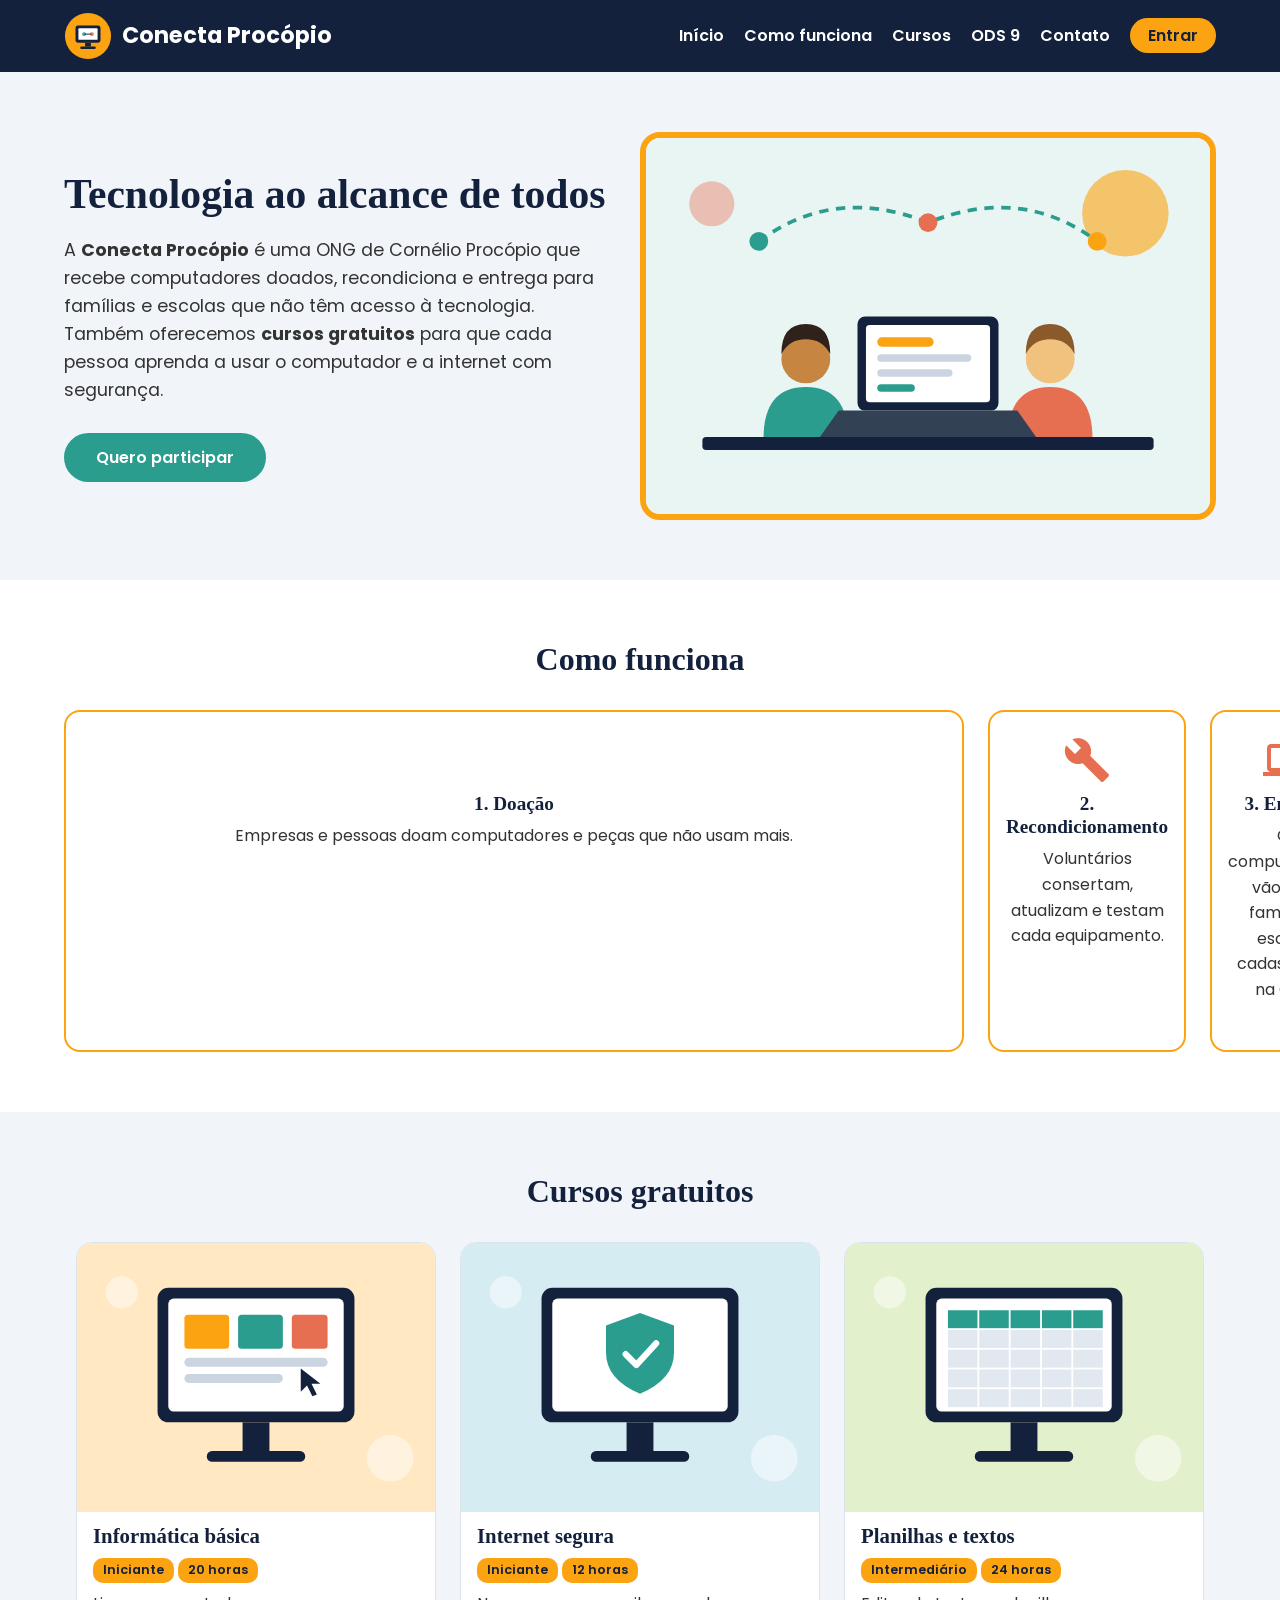
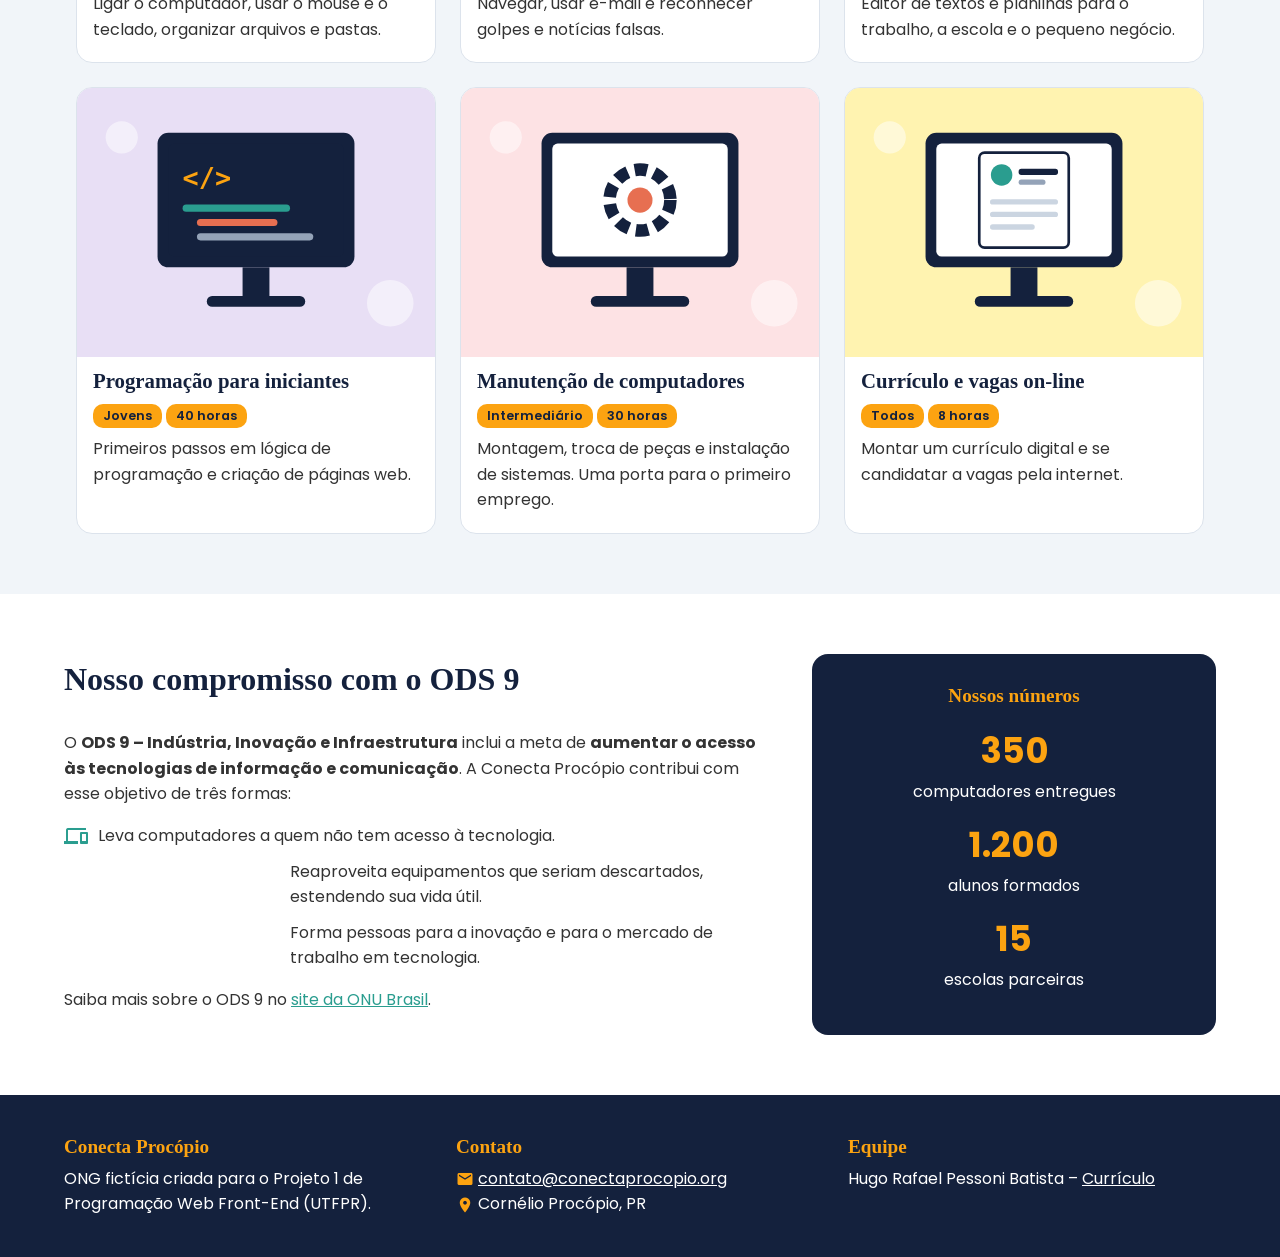
<file: index.html>
<!DOCTYPE html>
<html lang="pt-br">
<head>
  <meta charset="UTF-8">
  <meta name="viewport" content="width=device-width, initial-scale=1.0">
  <meta name="description" content="Conecta Procópio: ONG de inclusão digital em Cornélio Procópio.">
  <title>Conecta Procópio | Inclusão digital</title>
  <link rel="preconnect" href="https://fonts.googleapis.com">
  <link rel="stylesheet" href="https://fonts.googleapis.com/css2?family=Poppins:wght@400;600;700&amp;display=swap">
  <link rel="stylesheet" href="https://fonts.googleapis.com/icon?family=Material+Icons">
  <link rel="stylesheet" href="css/style.css">
</head>
<body>

  <header class="cabecalho">
    <a href="index.html" class="logo">
      <img src="figs/logo.svg" alt="Logo da Conecta Procópio: um computador sorrindo" width="48" height="48">
      <span>Conecta Procópio</span>
    </a>
    <nav class="menu">
      <ul>
        <li><a href="#inicio">Início</a></li>
        <li><a href="#como-funciona">Como funciona</a></li>
        <li><a href="#cursos">Cursos</a></li>
        <li><a href="#ods">ODS 9</a></li>
        <li><a href="#contato">Contato</a></li>
        <li><a href="login.html" class="botao-menu">Entrar</a></li>
      </ul>
    </nav>
  </header>

  <main>

    <section id="inicio" class="destaque">
      <div class="destaque-texto">
        <h1>Tecnologia ao alcance de todos</h1>
        <p>A <strong>Conecta Procópio</strong> é uma ONG de Cornélio Procópio que recebe computadores doados, recondiciona e entrega para famílias e escolas que não têm acesso à tecnologia. Também oferecemos <strong>cursos gratuitos</strong> para que cada pessoa aprenda a usar o computador e a internet com segurança.</p>
        <a href="cadastro.html" class="botao">Quero participar</a>
      </div>
      <figure class="destaque-figura">
        <img src="figs/hero.svg" alt="Ilustração de duas pessoas conectadas por um computador" width="600" height="400">
      </figure>
    </section>

    <section id="como-funciona" class="secao">
      <h2>Como funciona</h2>
      <ol class="passos">
        <li class="passo">
          <i class="material-icons">volunteer_activism</i>
          <h3>1. Doação</h3>
          <p>Empresas e pessoas doam computadores e peças que não usam mais.</p>
        </li>
        <li class="passo">
          <i class="material-icons">build</i>
          <h3>2. Recondicionamento</h3>
          <p>Voluntários consertam, atualizam e testam cada equipamento.</p>
        </li>
        <li class="passo">
          <i class="material-icons">computer</i>
          <h3>3. Entrega</h3>
          <p>Os computadores vão para famílias e escolas cadastradas na ONG.</p>
        </li>
        <li class="passo">
          <i class="material-icons">school</i>
          <h3>4. Capacitação</h3>
          <p>Quem recebe pode fazer nossos cursos gratuitos de informática.</p>
        </li>
      </ol>
    </section>

    <section id="cursos" class="secao secao-clara">
      <h2>Cursos gratuitos</h2>
      <div class="cartoes">
        <article class="cartao">
          <figure>
            <img src="figs/informatica.svg" alt="Ilustração de um monitor com pastas e janelas" width="400" height="300">
          </figure>
          <h3>Informática básica</h3>
          <p><span class="etiqueta">Iniciante</span> <span class="etiqueta">20 horas</span></p>
          <p>Ligar o computador, usar o mouse e o teclado, organizar arquivos e pastas.</p>
        </article>
        <article class="cartao">
          <figure>
            <img src="figs/internet.svg" alt="Ilustração de um monitor com um escudo de segurança" width="400" height="300">
          </figure>
          <h3>Internet segura</h3>
          <p><span class="etiqueta">Iniciante</span> <span class="etiqueta">12 horas</span></p>
          <p>Navegar, usar e-mail e reconhecer golpes e notícias falsas.</p>
        </article>
        <article class="cartao">
          <figure>
            <img src="figs/planilhas.svg" alt="Ilustração de um monitor com uma planilha" width="400" height="300">
          </figure>
          <h3>Planilhas e textos</h3>
          <p><span class="etiqueta">Intermediário</span> <span class="etiqueta">24 horas</span></p>
          <p>Editor de textos e planilhas para o trabalho, a escola e o pequeno negócio.</p>
        </article>
        <article class="cartao">
          <figure>
            <img src="figs/programacao.svg" alt="Ilustração de um monitor com código de programação" width="400" height="300">
          </figure>
          <h3>Programação para iniciantes</h3>
          <p><span class="etiqueta">Jovens</span> <span class="etiqueta">40 horas</span></p>
          <p>Primeiros passos em lógica de programação e criação de páginas web.</p>
        </article>
        <article class="cartao">
          <figure>
            <img src="figs/manutencao.svg" alt="Ilustração de um monitor com uma engrenagem" width="400" height="300">
          </figure>
          <h3>Manutenção de computadores</h3>
          <p><span class="etiqueta">Intermediário</span> <span class="etiqueta">30 horas</span></p>
          <p>Montagem, troca de peças e instalação de sistemas. Uma porta para o primeiro emprego.</p>
        </article>
        <article class="cartao">
          <figure>
            <img src="figs/curriculo.svg" alt="Ilustração de um monitor com um currículo" width="400" height="300">
          </figure>
          <h3>Currículo e vagas on-line</h3>
          <p><span class="etiqueta">Todos</span> <span class="etiqueta">8 horas</span></p>
          <p>Montar um currículo digital e se candidatar a vagas pela internet.</p>
        </article>
      </div>
    </section>

    <section id="ods" class="secao ods">
      <div class="ods-texto">
        <h2>Nosso compromisso com o ODS 9</h2>
        <p>O <strong>ODS 9 – Indústria, Inovação e Infraestrutura</strong> inclui a meta de <strong>aumentar o acesso às tecnologias de informação e comunicação</strong>. A Conecta Procópio contribui com esse objetivo de três formas:</p>
        <ul class="lista-ods">
          <li><i class="material-icons">devices</i> Leva computadores a quem não tem acesso à tecnologia.</li>
          <li><i class="material-icons">recycling</i> Reaproveita equipamentos que seriam descartados, estendendo sua vida útil.</li>
          <li><i class="material-icons">lightbulb</i> Forma pessoas para a inovação e para o mercado de trabalho em tecnologia.</li>
        </ul>
        <p>Saiba mais sobre o ODS 9 no <a href="https://brasil.un.org/pt-br/sdgs/9" target="_blank" title="Página do ODS 9 na ONU Brasil">site da ONU Brasil</a>.</p>
      </div>
      <aside class="numeros">
        <h3>Nossos números</h3>
        <dl>
          <dt>350</dt>
          <dd>computadores entregues</dd>
          <dt>1.200</dt>
          <dd>alunos formados</dd>
          <dt>15</dt>
          <dd>escolas parceiras</dd>
        </dl>
      </aside>
    </section>

  </main>

  <footer id="contato" class="rodape">
    <div class="rodape-coluna">
      <h3>Conecta Procópio</h3>
      <p>ONG fictícia criada para o Projeto 1 de Programação Web Front-End (UTFPR).</p>
    </div>
    <div class="rodape-coluna">
      <h3>Contato</h3>
      <p><i class="material-icons">mail</i> <a href="mailto:contato@conectaprocopio.org">contato@conectaprocopio.org</a></p>
      <p><i class="material-icons">place</i> Cornélio Procópio, PR</p>
    </div>
    <div class="rodape-coluna">
      <h3>Equipe</h3>
      <p>Hugo Rafael Pessoni Batista – <a href="https://hugo-pessoni.github.io/cv-css-hugo/" target="_blank">Currículo</a></p>
    </div>
  </footer>

</body>
</html>
</file>
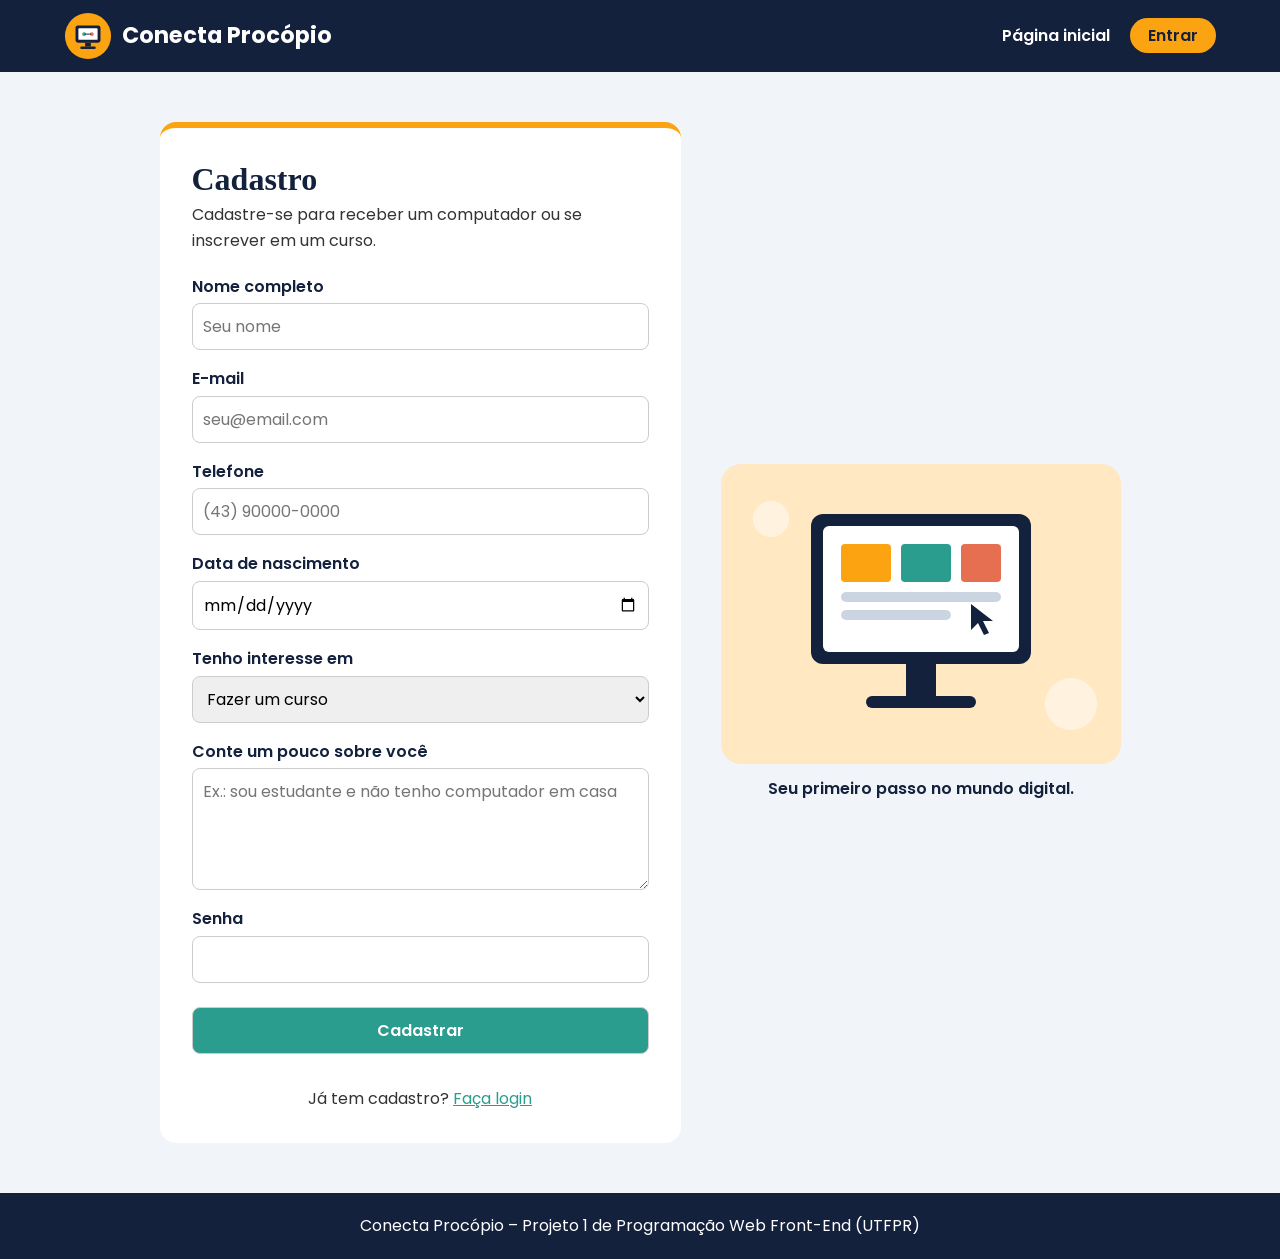
<file: cadastro.html>
<!DOCTYPE html>
<html lang="pt-br">
<head>
  <meta charset="UTF-8">
  <meta name="viewport" content="width=device-width, initial-scale=1.0">
  <title>Cadastro | Conecta Procópio</title>
  <link rel="preconnect" href="https://fonts.googleapis.com">
  <link rel="stylesheet" href="https://fonts.googleapis.com/css2?family=Poppins:wght@400;600;700&amp;display=swap">
  <link rel="stylesheet" href="https://fonts.googleapis.com/icon?family=Material+Icons">
  <link rel="stylesheet" href="css/style.css">
</head>
<body class="pagina-form">

  <header class="cabecalho">
    <a href="index.html" class="logo">
      <img src="figs/logo.svg" alt="Logo da Conecta Procópio: um computador sorrindo" width="48" height="48">
      <span>Conecta Procópio</span>
    </a>
    <nav class="menu">
      <ul>
        <li><a href="index.html">Página inicial</a></li>
        <li><a href="login.html" class="botao-menu">Entrar</a></li>
      </ul>
    </nav>
  </header>

  <main class="conteudo-form">
    <section class="caixa-form">
      <h1>Cadastro</h1>
      <p>Cadastre-se para receber um computador ou se inscrever em um curso.</p>

      <form action="login.html" method="get">
        <label for="nome">Nome completo</label>
        <input type="text" id="nome" name="nome" placeholder="Seu nome" required>

        <label for="email">E-mail</label>
        <input type="email" id="email" name="email" placeholder="seu@email.com" required>

        <label for="telefone">Telefone</label>
        <input type="tel" id="telefone" name="telefone" placeholder="(43) 90000-0000" required>

        <label for="nascimento">Data de nascimento</label>
        <input type="date" id="nascimento" name="nascimento" required>

        <label for="interesse">Tenho interesse em</label>
        <select id="interesse" name="interesse">
          <option value="computador">Receber um computador</option>
          <option value="curso" selected>Fazer um curso</option>
          <option value="voluntario">Ser voluntário</option>
          <option value="doacao">Doar equipamentos</option>
        </select>

        <label for="mensagem">Conte um pouco sobre você</label>
        <textarea id="mensagem" name="mensagem" rows="4" cols="30" placeholder="Ex.: sou estudante e não tenho computador em casa"></textarea>

        <label for="senha">Senha</label>
        <input type="password" id="senha" name="senha" required>

        <input type="submit" value="Cadastrar" class="botao">
      </form>

      <p class="troca-form">Já tem cadastro? <a href="login.html">Faça login</a></p>
    </section>

    <figure class="figura-form">
      <img src="figs/informatica.svg" alt="Ilustração de um monitor com pastas e janelas" width="400" height="300">
      <figcaption>Seu primeiro passo no mundo digital.</figcaption>
    </figure>
  </main>

  <footer class="rodape rodape-simples">
    <p>Conecta Procópio – Projeto 1 de Programação Web Front-End (UTFPR)</p>
  </footer>

</body>
</html>
</file>
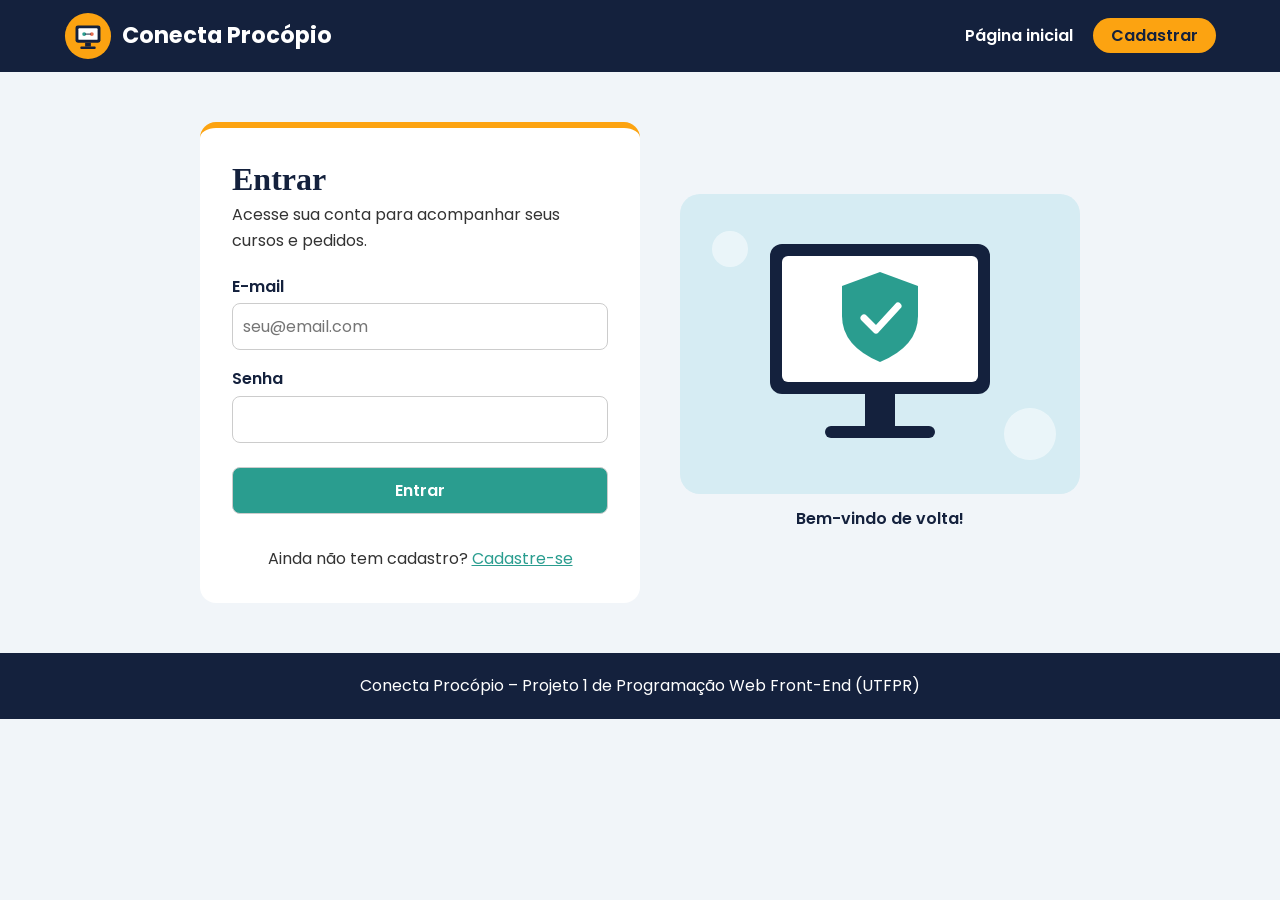
<file: login.html>
<!DOCTYPE html>
<html lang="pt-br">
<head>
  <meta charset="UTF-8">
  <meta name="viewport" content="width=device-width, initial-scale=1.0">
  <title>Login | Conecta Procópio</title>
  <link rel="preconnect" href="https://fonts.googleapis.com">
  <link rel="stylesheet" href="https://fonts.googleapis.com/css2?family=Poppins:wght@400;600;700&amp;display=swap">
  <link rel="stylesheet" href="https://fonts.googleapis.com/icon?family=Material+Icons">
  <link rel="stylesheet" href="css/style.css">
</head>
<body class="pagina-form">

  <header class="cabecalho">
    <a href="index.html" class="logo">
      <img src="figs/logo.svg" alt="Logo da Conecta Procópio: um computador sorrindo" width="48" height="48">
      <span>Conecta Procópio</span>
    </a>
    <nav class="menu">
      <ul>
        <li><a href="index.html">Página inicial</a></li>
        <li><a href="cadastro.html" class="botao-menu">Cadastrar</a></li>
      </ul>
    </nav>
  </header>

  <main class="conteudo-form">
    <section class="caixa-form">
      <h1>Entrar</h1>
      <p>Acesse sua conta para acompanhar seus cursos e pedidos.</p>

      <form action="index.html" method="get">
        <label for="email">E-mail</label>
        <input type="email" id="email" name="email" placeholder="seu@email.com" required>

        <label for="senha">Senha</label>
        <input type="password" id="senha" name="senha" required>

        <input type="submit" value="Entrar" class="botao">
      </form>

      <p class="troca-form">Ainda não tem cadastro? <a href="cadastro.html">Cadastre-se</a></p>
    </section>

    <figure class="figura-form">
      <img src="figs/internet.svg" alt="Ilustração de um monitor com um escudo de segurança" width="400" height="300">
      <figcaption>Bem-vindo de volta!</figcaption>
    </figure>
  </main>

  <footer class="rodape rodape-simples">
    <p>Conecta Procópio – Projeto 1 de Programação Web Front-End (UTFPR)</p>
  </footer>

</body>
</html>
</file>
<file: css/style.css>
/* =========================================
   Conecta Procópio - folha de estilo principal
   ========================================= */

/* Cores usadas:
   azul escuro  #14213D
   amarelo      #FCA311
   verde-água   #2A9D8F
   coral        #E76F51
   cinza claro  #F1F5F9
   texto        #333333
*/

* {
  box-sizing: border-box;
  margin: 0;
  padding: 0;
}

body {
  font-family: "Poppins", Arial, sans-serif;
  color: #333333;
  background-color: #FFFFFF;
  line-height: 1.6;
}

h1, h2, h3 {
  font-family: Georgia, "Times New Roman", serif;
  color: #14213D;
  line-height: 1.2;
}

h1 {
  font-size: 2.6em;
  margin-bottom: 16px;
}

h2 {
  font-size: 2em;
  text-align: center;
  margin-bottom: 32px;
}

h3 {
  font-size: 1.2em;
  margin-bottom: 8px;
}

a {
  color: #2A9D8F;
}

a:hover {
  color: #E76F51;
}

img {
  max-width: 100%;
  height: auto;
  display: block;
}

/* ---------- Cabeçalho e menu ---------- */

.cabecalho {
  display: flex;
  justify-content: space-between;
  align-items: center;
  flex-wrap: wrap;
  padding: 12px 5%;
  background-color: #14213D;
}

.logo {
  display: flex;
  align-items: center;
  text-decoration: none;
  font-weight: 700;
  font-size: 1.4em;
  color: #FFFFFF;
}

.logo img {
  margin-right: 10px;
}

.logo:hover {
  color: #FCA311;
}

.menu ul {
  display: flex;
  flex-wrap: wrap;
  align-items: center;
  list-style: none;
}

.menu li {
  margin-left: 20px;
}

.menu a {
  color: #FFFFFF;
  text-decoration: none;
  font-weight: 600;
}

.menu a:hover {
  color: #FCA311;
}

.menu .botao-menu {
  background-color: #FCA311;
  color: #14213D;
  padding: 6px 18px;
  border-radius: 20px;
}

.menu .botao-menu:hover {
  background-color: #FFFFFF;
  color: #14213D;
}

/* ---------- Botão ---------- */

.botao {
  display: inline-block;
  background-color: #2A9D8F;
  color: #FFFFFF;
  font-family: "Poppins", Arial, sans-serif;
  font-size: 1em;
  font-weight: 600;
  text-decoration: none;
  padding: 12px 32px;
  border: none;
  border-radius: 30px;
  cursor: pointer;
}

.botao:hover {
  background-color: #14213D;
  color: #FFFFFF;
}

/* ---------- Destaque (início) ---------- */

.destaque {
  display: flex;
  flex-wrap: wrap;
  align-items: center;
  justify-content: space-between;
  padding: 60px 5%;
  background-color: #F1F5F9;
}

.destaque-texto {
  flex: 1 1 380px;
  padding-right: 30px;
}

.destaque-texto p {
  font-size: 1.1em;
  margin-bottom: 28px;
}

.destaque-figura {
  flex: 1 1 380px;
}

.destaque-figura img {
  border-radius: 20px;
  border: 6px solid #FCA311;
}

/* ---------- Seções ---------- */

.secao {
  padding: 60px 5%;
}

.secao-clara {
  background-color: #F1F5F9;
}

/* ---------- Como funciona (passos) ---------- */

.passos {
  display: grid;
  grid-template-columns: repeat(4, 1fr);
  gap: 24px;
  list-style: none;
}

.passo {
  text-align: center;
  padding: 24px 16px;
  border: 2px solid #FCA311;
  border-radius: 16px;
}

.passo .material-icons {
  font-size: 48px;
  color: #E76F51;
  margin-bottom: 8px;
}

/* ---------- Cartões dos cursos ---------- */

.cartoes {
  display: flex;
  flex-wrap: wrap;
  justify-content: center;
  gap: 24px;
}

.cartao {
  flex: 1 1 280px;
  max-width: 360px;
  background-color: #FFFFFF;
  border-radius: 16px;
  overflow: hidden;
  padding-bottom: 16px;
  border: 1px solid #DCE3EC;
}

.cartao h3 {
  font-size: 1.3em;
  padding: 12px 16px 4px;
  margin-bottom: 0;
}

.cartao p {
  padding: 4px 16px;
}

.etiqueta {
  display: inline-block;
  background-color: #FCA311;
  color: #14213D;
  font-size: 0.8em;
  font-weight: 600;
  padding: 2px 10px;
  border-radius: 10px;
}

/* ---------- ODS 9 ---------- */

.ods {
  display: flex;
  flex-wrap: wrap;
  align-items: center;
  gap: 40px;
}

.ods h2 {
  text-align: left;
}

.ods-texto {
  flex: 2 1 400px;
}

.ods-texto p {
  margin-bottom: 16px;
}

.lista-ods {
  list-style: none;
  margin-bottom: 16px;
}

.lista-ods li {
  display: flex;
  align-items: center;
  margin-bottom: 10px;
}

.lista-ods .material-icons {
  color: #2A9D8F;
  margin-right: 10px;
}

.numeros {
  flex: 1 1 250px;
  background-color: #14213D;
  color: #FFFFFF;
  padding: 30px;
  border-radius: 16px;
  text-align: center;
}

.numeros h3 {
  color: #FCA311;
  margin-bottom: 16px;
}

.numeros dt {
  font-size: 2.2em;
  font-weight: 700;
  color: #FCA311;
}

.numeros dd {
  margin-bottom: 12px;
}

/* ---------- Rodapé ---------- */

.rodape {
  display: flex;
  flex-wrap: wrap;
  justify-content: space-between;
  gap: 24px;
  padding: 40px 5%;
  background-color: #14213D;
  color: #FFFFFF;
}

.rodape h3 {
  color: #FCA311;
}

.rodape a {
  color: #FFFFFF;
}

.rodape a:hover {
  color: #FCA311;
}

.rodape-coluna {
  flex: 1 1 220px;
}

.rodape .material-icons {
  font-size: 18px;
  vertical-align: middle;
  color: #FCA311;
}

.rodape-simples {
  justify-content: center;
  padding: 20px 5%;
}

/* ---------- Páginas de login e cadastro ---------- */

.pagina-form {
  background-color: #F1F5F9;
}

.conteudo-form {
  display: flex;
  flex-wrap: wrap;
  justify-content: center;
  align-items: center;
  gap: 40px;
  padding: 50px 5%;
}

.caixa-form {
  flex: 0 1 440px;
  background-color: #FFFFFF;
  padding: 32px;
  border-radius: 16px;
  border-top: 6px solid #FCA311;
}

.caixa-form h1 {
  font-size: 2em;
  margin-bottom: 4px;
}

.caixa-form form {
  display: flex;
  flex-direction: column;
  margin-top: 20px;
}

.caixa-form label {
  font-weight: 600;
  color: #14213D;
  margin-bottom: 4px;
}

.caixa-form input,
.caixa-form select,
.caixa-form textarea {
  font-family: "Poppins", Arial, sans-serif;
  font-size: 1em;
  padding: 10px;
  margin-bottom: 16px;
  border: 1px solid #CCCCCC;
  border-radius: 8px;
}

.caixa-form .botao {
  margin-top: 8px;
}

.troca-form {
  text-align: center;
  margin-top: 16px;
}

.figura-form {
  flex: 0 1 400px;
  text-align: center;
}

.figura-form img {
  border-radius: 20px;
}

.figura-form figcaption {
  margin-top: 12px;
  font-weight: 600;
  color: #14213D;
}
</file>
